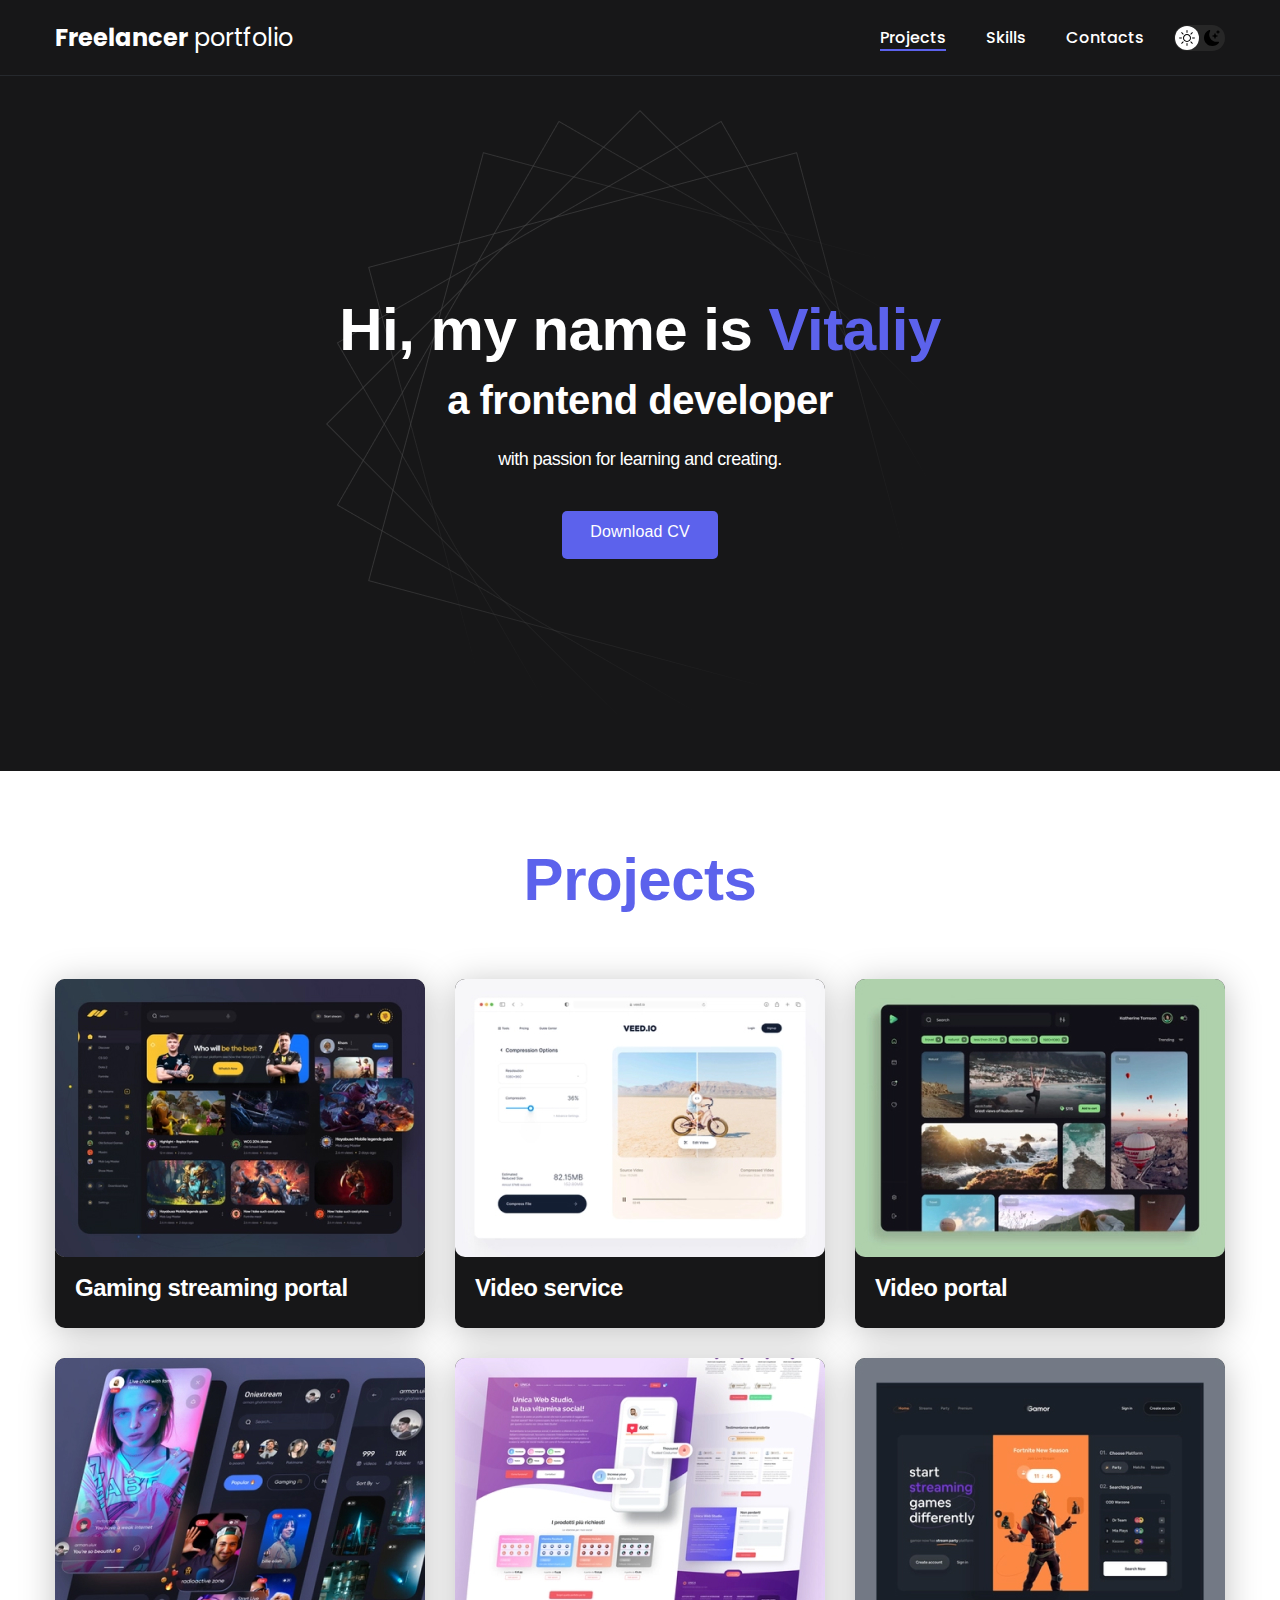
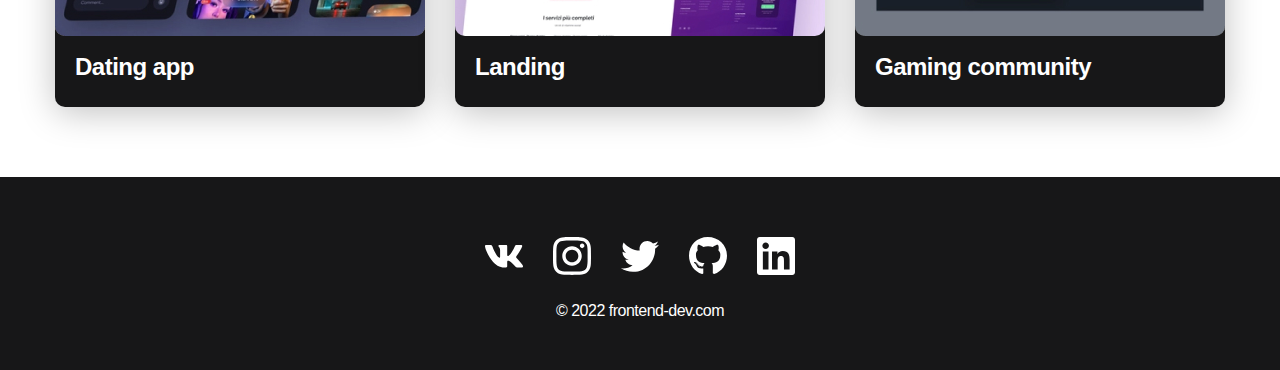
<file: index.html>
<!DOCTYPE html>
<html lang="en">
  <head>
    <meta charset="UTF-8" />
    <meta name="viewport" content="width=device-width, initial-scale=1.0" />
    <title>Portfolio</title>
    <link rel="stylesheet" href="./css/main.css" />
  </head>
  <body>
    <nav class="nav">
      <div class="container">
        <div class="nav-row">
          <a href="./index.html" class="logo"
            ><strong>Freelancer</strong> portfolio</a
          >
			 <button class="dark-mode-btn">
				<img src="./img/icons/sun.svg" alt="sun" class="dark-mode-btn__icon">
				<img src="./img/icons/moon.svg" alt="moon" class="dark-mode-btn__icon">
			 </button>
          <ul class="nav-list">
            <li class="nav-list__item">
              <a
                href="./project-page.html"
                class="nav-list__link nav-list__link--active"
                >Projects</a
              >
            </li>
            <li class="nav-list__item">
              <a href="./skills.html" class="nav-list__link">Skills</a>
            </li>
            <li class="nav-list__item">
              <a href="./contacts.html" class="nav-list__link">Contacts</a>
            </li>
          </ul>
        </div>
      </div>
    </nav>
    <header class="header">
      <div class="header__wrapper">
        <h1 class="header__title">
          <strong>Hi, my name is <em>Vitaliy</em></strong
          ><br />
          a frontend developer
        </h1>
        <div class="header__text">
          <p>with passion for learning and creating.</p>
        </div>
        <a href="#!" class="btn">Download CV</a>
      </div>
    </header>
    <main class="section">
      <div class="container">
        <h2 class="title-1">Projects</h2>
        <ul class="projects">
          <li class="project">
            <a href="./project-page.html">
              <img
                src="./img/projects/01.jpg"
                alt="project-01"
                class="project__img"
              />
              <h3 class="project__title">Gaming streaming portal</h3>
            </a>
          </li>
          <li class="project">
            <a href="./project-page.html">
              <img
                src="./img/projects/02.jpg"
                alt="project-02"
                class="project__img"
              />
              <h3 class="project__title">Video service</h3>
            </a>
          </li>
          <li class="project">
            <a href="./project-page.html">
              <img
                src="./img/projects/03.jpg"
                alt="project-03"
                class="project__img"
              />
              <h3 class="project__title">Video portal</h3>
            </a>
          </li>
          <li class="project">
            <a href="./project-page.html">
              <img
                src="./img/projects/04.jpg"
                alt="project-04"
                class="project__img"
              />
              <h3 class="project__title">Dating app</h3>
            </a>
          </li>
          <li class="project">
            <a href="./project-page.html">
              <img
                src="./img/projects/05.jpg"
                alt="project-05"
                class="project__img"
              />
              <h3 class="project__title">Landing</h3>
            </a>
          </li>
          <li class="project">
            <a href="./project-page.html">
              <img
                src="./img/projects/06.jpg"
                alt="project-06"
                class="project__img"
              />
              <h3 class="project__title">Gaming community</h3>
            </a>
          </li>
        </ul>
      </div>
    </main>
    <footer class="footer">
      <div class="container">
        <div class="footer__wrapper">
          <ul class="social">
            <li class="social__item">
              <a href="#!"><img src="./img/icons/vk.svg" alt="social" /></a>
            </li>
            <li class="social__item">
              <a href="#!"
                ><img src="./img/icons/instagram.svg" alt="social"
              /></a>
            </li>
            <li class="social__item">
              <a href="#!"
                ><img src="./img/icons/twitter.svg" alt="social"
              /></a>
            </li>
            <li class="social__item">
              <a href="#!"><img src="./img/icons/gitHub.svg" alt="social" /></a>
            </li>
            <li class="social__item">
              <a href="#!"
                ><img src="./img/icons/linkedIn.svg" alt="social"
              /></a>
            </li>
          </ul>
          <div class="copyright">
            <p>© 2022 frontend-dev.com</p>
          </div>
        </div>
      </div>
    </footer>
	 <script src="./js/main.js"></script>
  </body>
</html>
</file>
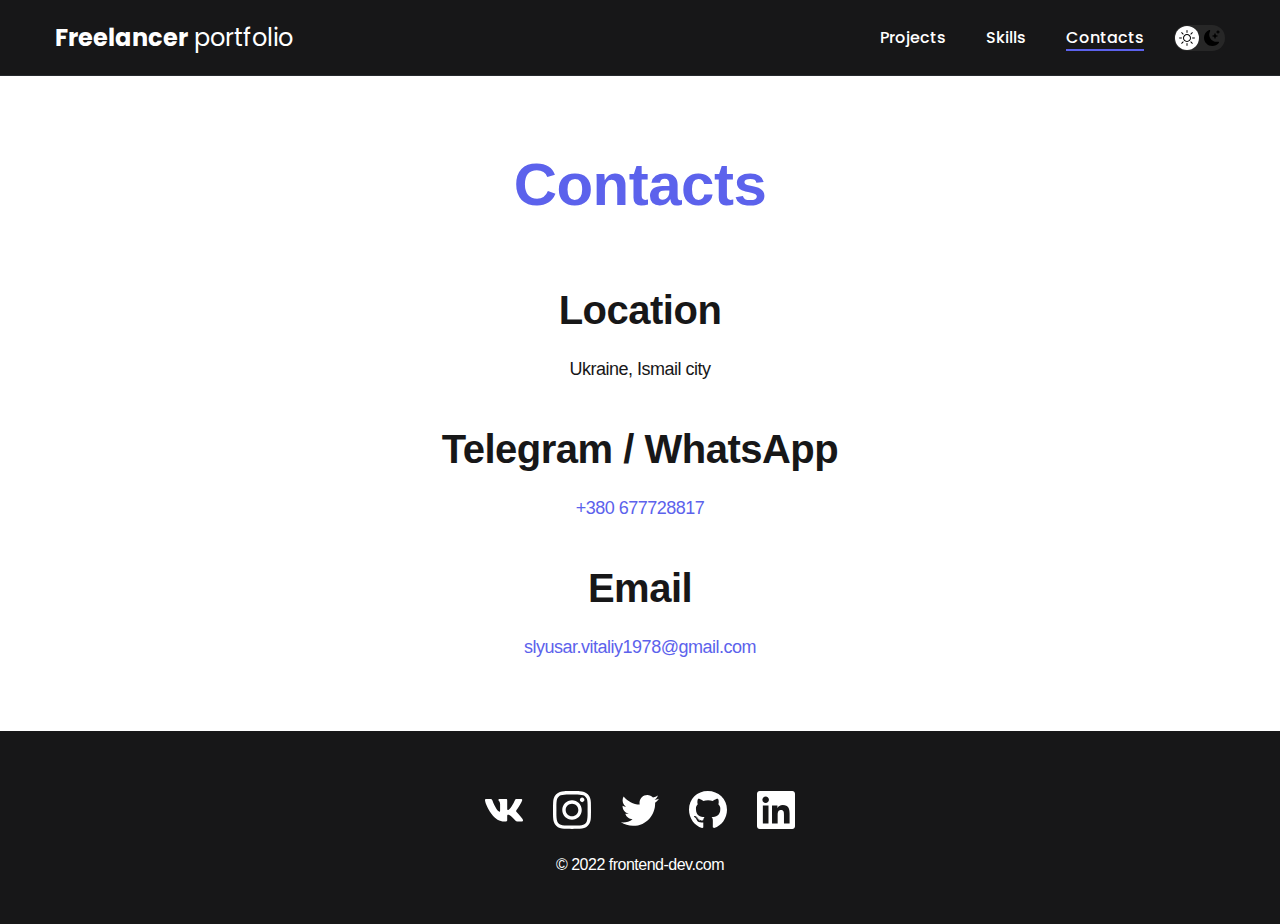
<file: contacts.html>
<!DOCTYPE html>
<html lang="en">
  <head>
    <meta charset="UTF-8" />
    <meta name="viewport" content="width=device-width, initial-scale=1.0" />
    <title>Contacts</title>
    <link rel="stylesheet" href="./css/main.css" />
  </head>
  <body>
    <nav class="nav">
      <div class="container">
        <div class="nav-row">
          <a href="./index.html" class="logo"
            ><strong>Freelancer</strong> portfolio</a
          >
			 <button class="dark-mode-btn">
				<img src="./img/icons/sun.svg" alt="sun" class="dark-mode-btn__icon">
				<img src="./img/icons/moon.svg" alt="moon" class="dark-mode-btn__icon">
			 </button>
          <ul class="nav-list">
            <li class="nav-list__item">
              <a href="./project-page.html"
                class="nav-list__link">Projects</a>
            </li>
            <li class="nav-list__item">
              <a href="./skills.html" class="nav-list__link">Skills</a>
            </li>
            <li class="nav-list__item">
              <a href="./contacts.html" class="nav-list__link nav-list__link--active">Contacts</a>
            </li>
          </ul>
        </div>
      </div>
    </nav>
    <main class="section">
      <div class="container">
            <h1 class="title-1">Contacts</h1>
				<ul class="content-list">
					<li class="content-list__item">
						<h2 class="title-2">Location</h2>
						<p>Ukraine,  Ismail city</p>
					</li>
					<li class="content-list__item">
						<h2 class="title-2">Telegram / WhatsApp</h2>
						<p><a href="tel:+380677728817">+380 677728817</a></p>
					</li>
					<li class="content-list__item">
						<h2 class="title-2">Email</h2>
						<p><a href="mailto:slyusar.vitaliy1978@gmail.com">slyusar.vitaliy1978@gmail.com</a></p>
					</li>
				</ul>
      </div>
    </main>
    <footer class="footer">
      <div class="container">
        <div class="footer__wrapper">
          <ul class="social">
            <li class="social__item">
              <a href="#!"><img src="./img/icons/vk.svg" alt="social" /></a>
            </li>
            <li class="social__item">
              <a href="#!"
                ><img src="./img/icons/instagram.svg" alt="social"
              /></a>
            </li>
            <li class="social__item">
              <a href="#!"
                ><img src="./img/icons/twitter.svg" alt="social"
              /></a>
            </li>
            <li class="social__item">
              <a href="#!"><img src="./img/icons/gitHub.svg" alt="social" /></a>
            </li>
            <li class="social__item">
              <a href="#!"
                ><img src="./img/icons/linkedIn.svg" alt="social"
              /></a>
            </li>
          </ul>
          <div class="copyright">
            <p>© 2022 frontend-dev.com</p>
          </div>
        </div>
      </div>
    </footer>
	 <script src="./js/main.js"></script>
  </body>
</html>
</file>
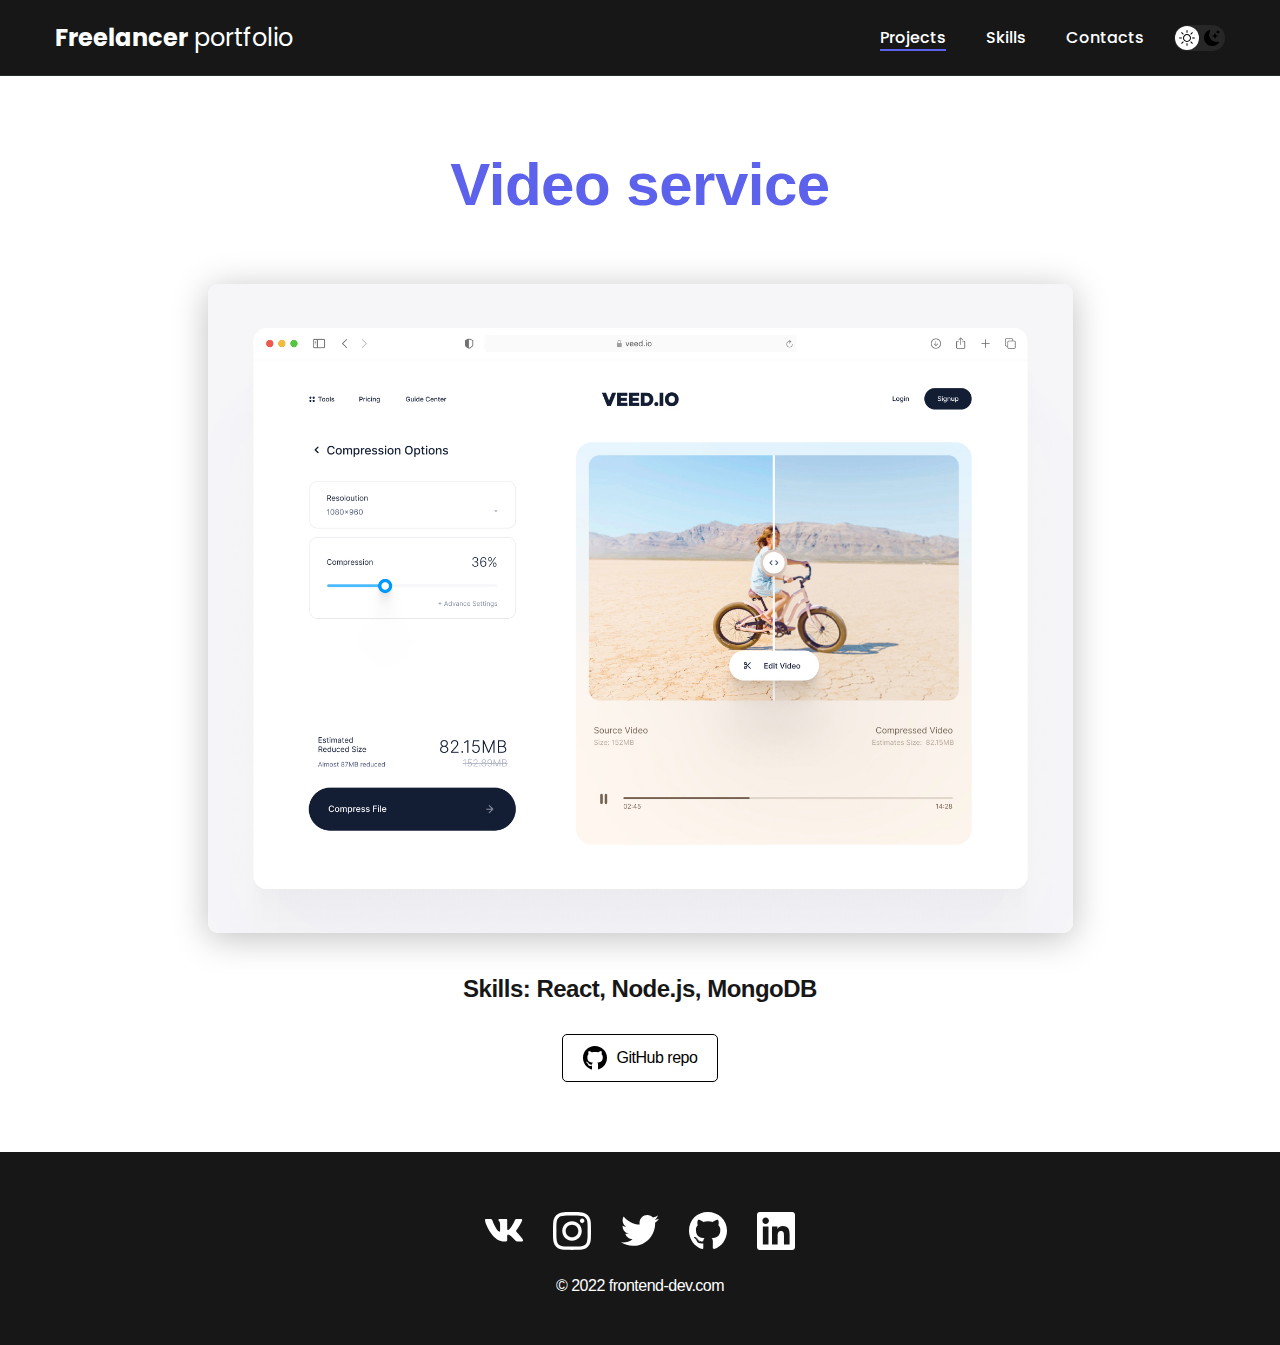
<file: project-page.html>
<!DOCTYPE html>
<html lang="en">
  <head>
    <meta charset="UTF-8" />
    <meta name="viewport" content="width=device-width, initial-scale=1.0" />
    <title>Project</title>
    <link rel="stylesheet" href="./css/main.css" />
  </head>
  <body>
    <nav class="nav">
      <div class="container">
        <div class="nav-row">
          <a href="./index.html" class="logo"
            ><strong>Freelancer</strong> portfolio</a
          >
			 <button class="dark-mode-btn">
				<img src="./img/icons/sun.svg" alt="sun" class="dark-mode-btn__icon">
				<img src="./img/icons/moon.svg" alt="moon" class="dark-mode-btn__icon">
			 </button>
          <ul class="nav-list">
            <li class="nav-list__item">
              <a
                href="./project-page.html"
                class="nav-list__link nav-list__link--active"
                >Projects</a
              >
            </li>
            <li class="nav-list__item">
              <a href="./skills.html" class="nav-list__link">Skills</a>
            </li>
            <li class="nav-list__item">
              <a href="./contacts.html" class="nav-list__link">Contacts</a>
            </li>
          </ul>
        </div>
      </div>
    </nav>
    <main class="section">
      <div class="container">
			<div class="project-details">
            <h1 class="title-1">Video service</h1>
				<img src="./img/projects/02-big.jpg" alt="big" class="project-details__cover">
				<div class="project-details__desc">
					<p>Skills: React, Node.js, MongoDB</p>
				</div>
				<a href="#!" class="btn-outline">
					<img src="./img/icons/gitHub-black.svg" alt="git-black">
					GitHub repo
				</a>
		   </div>
      </div>
    </main>
    <footer class="footer">
      <div class="container">
        <div class="footer__wrapper">
          <ul class="social">
            <li class="social__item">
              <a href="#!"><img src="./img/icons/vk.svg" alt="social" /></a>
            </li>
            <li class="social__item">
              <a href="#!"
                ><img src="./img/icons/instagram.svg" alt="social"
              /></a>
            </li>
            <li class="social__item">
              <a href="#!"
                ><img src="./img/icons/twitter.svg" alt="social"
              /></a>
            </li>
            <li class="social__item">
              <a href="#!"><img src="./img/icons/gitHub.svg" alt="social" /></a>
            </li>
            <li class="social__item">
              <a href="#!"
                ><img src="./img/icons/linkedIn.svg" alt="social"
              /></a>
            </li>
          </ul>
          <div class="copyright">
            <p>© 2022 frontend-dev.com</p>
          </div>
        </div>
      </div>
    </footer>
	 <script src="./js/main.js"></script>
  </body>
</html>
</file>
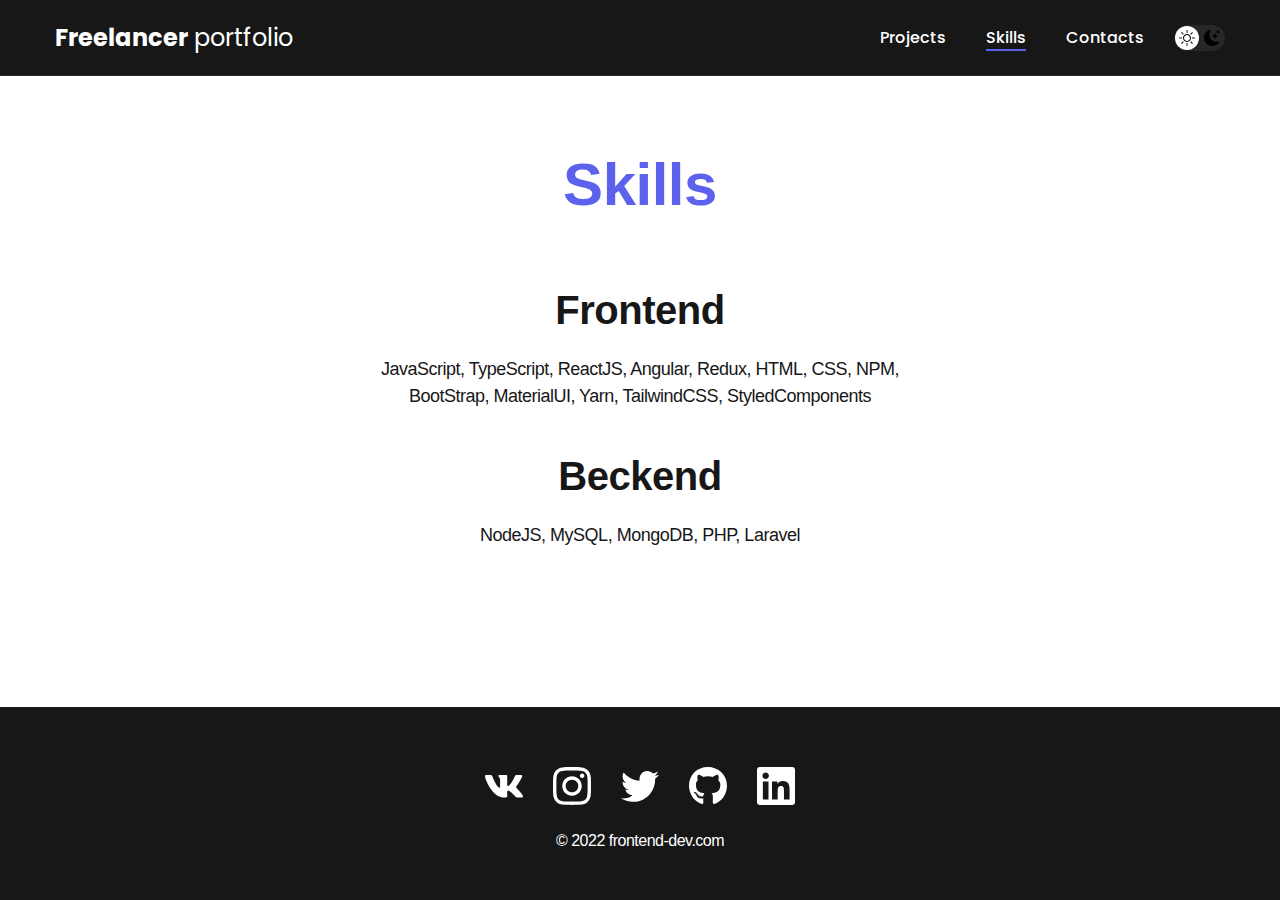
<file: skills.html>
<!DOCTYPE html>
<html lang="en">
  <head>
    <meta charset="UTF-8" />
    <meta name="viewport" content="width=device-width, initial-scale=1.0" />
    <title>Skills</title>
    <link rel="stylesheet" href="./css/main.css" />
  </head>
  <body>
    <nav class="nav">
      <div class="container">
        <div class="nav-row">
          <a href="./index.html" class="logo"
            ><strong>Freelancer</strong> portfolio</a
          >
			 <button class="dark-mode-btn">
				<img src="./img/icons/sun.svg" alt="sun" class="dark-mode-btn__icon">
				<img src="./img/icons/moon.svg" alt="moon" class="dark-mode-btn__icon">
			 </button>
          <ul class="nav-list">
            <li class="nav-list__item">
              <a href="./project-page.html"
                class="nav-list__link">Projects</a>
            </li>
            <li class="nav-list__item">
              <a href="./skills.html" class="nav-list__link nav-list__link--active">Skills</a>
            </li>
            <li class="nav-list__item">
              <a href="./contacts.html" class="nav-list__link">Contacts</a>
            </li>
          </ul>
        </div>
      </div>
    </nav>
    <main class="section">
      <div class="container">
            <h1 class="title-1">Skills</h1>
				<ul class="content-list">
					<li class="content-list__item">
						<h2 class="title-2">Frontend</h2>
						<p>JavaScript, TypeScript, ReactJS, Angular, Redux,
							HTML, CSS, NPM, BootStrap, MaterialUI, Yarn, TailwindCSS, StyledComponents</p>
					</li>
					<li class="content-list__item">
						<h2 class="title-2">Beckend</h2>
						<p>NodeJS, MySQL, MongoDB, PHP, Laravel</p>
					</li>
				</ul>
      </div>
    </main>
    <footer class="footer">
      <div class="container">
        <div class="footer__wrapper">
          <ul class="social">
            <li class="social__item">
              <a href="#!"><img src="./img/icons/vk.svg" alt="social" /></a>
            </li>
            <li class="social__item">
              <a href="#!"
                ><img src="./img/icons/instagram.svg" alt="social"
              /></a>
            </li>
            <li class="social__item">
              <a href="#!"
                ><img src="./img/icons/twitter.svg" alt="social"
              /></a>
            </li>
            <li class="social__item">
              <a href="#!"><img src="./img/icons/gitHub.svg" alt="social" /></a>
            </li>
            <li class="social__item">
              <a href="#!"
                ><img src="./img/icons/linkedIn.svg" alt="social"
              /></a>
            </li>
          </ul>
          <div class="copyright">
            <p>© 2022 frontend-dev.com</p>
          </div>
        </div>
      </div>
    </footer>
	 <script src="./js/main.js"></script>
  </body>
</html>
</file>
<file: css/main.css>
@import "./reset.css";


@import url('https://fonts.googleapis.com/css2?family=Poppins:ital,wght@0,400;0,500;0,700;1,400;1,500;1,700&display=swap');
@import url('https://fonts.googleapis.com/css2?family=DM+Sans:ital,opsz,wght@0,9..40,100..1000;1,9..40,100..1000&display=swap');

	/* font-family: 'DM+Sans', sans-serif;
	font-family: 'Poppins', sans-serif; */

	/* *{
		border: 1px solid red;
	} */

	:root{
		--blackpure: #000;
		--black: #171718;
		--black-border: #26292D;
		--white: #fff;
		--purple: #5C62EC;

		--text-color: var(--black);
		--dark-bg: var(--black);
		--dark-border: var(--black-border);
		--header-text: var(--white);
		--accent: var(--purple);

		/*--Light mode--*/
		--page-bg: var(--white);
		--text-color: var(--black);

		--title-1: var(--accent);

		--project-card-bg: var(--black);
		--project-card-text: var(--white);

		--box-shadow: 0px 5px 35px 0px rgba(0, 0, 0, 0.25);
	}

	.dark{
		/*--Dark mode--*/
		--page-bg: #252526;
		--text-color: var(--white);

		--title-1: var(--white);

		--project-card-bg: var(--black);
		--project-card-text: var(--white);

		--box-shadow: 0px 5px 35px 0px rgba(0, 0, 0, 0.8);
	}

	html, body{
		display: flex;
		flex-direction: column;
		min-height: 100vh;

		font-family: 'DM+Sans', sans-serif;
		letter-spacing: -0.5px;

		/*--Light mode--*/
		background-color: var(--page-bg);
		color: var(--text-color);
	}
	.container{
		margin: 0 auto;
		padding: 0 15px;
		max-width: 1200px;
	}
	.none{
		display: none !important;
	}

	.section {
		padding: 70px 0;
	}
	.title-1 {
		margin-bottom: 60px;
		font-size: 60px;
		font-weight: 700;
		line-height: 1.3;
		color: var(--title-1);
		text-align: center;
	}
	
	.title-2{
		margin-bottom: 20px;
		font-size: 40px;
		line-height: 1.3;
		font-weight: 700;
	}
	
	.nav{
		padding: 20px 0;
		border-bottom: 1px solid var(--dark-border);
		background-color: var(--dark-bg);
		color: var(--header-text);
		letter-spacing: normal;
	}
	.nav-row{
		display: flex;
		justify-content: flex-end;
		align-items: center;
		column-gap: 30px;
		row-gap: 20px;
		flex-wrap: wrap;
	}
	.logo{
		margin-right: auto;
		color: var(--header-text);
		font-size: 24px;
		font-family: 'Poppins', sans-serif;
	}
.nav-list {
	display: flex;
	flex-wrap: wrap;
	row-gap: 10px;
	align-items: center;
	column-gap: 40px;
	font-size: 16px;
	font-weight: 500;
	font-family: 'Poppins', sans-serif;

}
.nav-list__link {
	color: var(--header-text);
	transition: opacity 0.2s ease-in;
}
.nav-list__link:hover{
	opacity: 0.8;
}
.nav-list__link--active{
	position: relative;
}
.nav-list__link--active::before{
	content: "";
	position: absolute;
	left: 0;
	top: 100%;
	display: block;
	height: 2px;
	width: 100%;
	background-color: var(--accent);
}

/*------ Dark-mode-btn ----------*/
.dark-mode-btn{
	order: 9;
	position: relative;
	display: flex;
	justify-content: space-between;
	width: 51px;
	height: 26px;
	padding: 5px;
	border-radius: 50px;
	background-color: #272727;

}
.dark-mode-btn::before{
	content: "";

	position: absolute;
	top: 1px;
	left: 1px;

	display: block;
	width: 24px;
	height: 24px;
	border-radius: 50%;
	background-color: var(--white);

	transition: left 0.2s ease-in;
}
.dark-mode-btn--active::before{
	left: 26px;
}
.dark-mode-btn__icon{
	position: relative;
	z-index: 9;
}

.header {
	padding: 40px 0;
	min-height: 695px;
	display: flex;
	align-items: center;
	justify-content: center;
	background-color: var(--dark-bg);
	background-image: url('./../img/header-bg.png');
	background-repeat: no-repeat;
	background-position: center center;
	background-size: auto;
	color: var(--header-text);
	text-align: center;
}
.header__wrapper {
	padding: 0 15px;
	max-width: 660px;
}
.header__title {
	margin-bottom: 20px;
	font-size: 40px;
	font-weight: 700;
	line-height: 1.4;
}
.header__title strong{
	font-size: 60px;
	font-weight: 700;
}
.header__title em{
	font-style: normal;
	color: var(--accent);
}
.header__text {
	margin-bottom: 40px;
	font-size: 18px;
	line-height: 1.333;
}
.header__text p + p{
	margin-top: 0.5em;
}
.btn {
	display: inline-block;
	height: 48px;
	padding: 12px 28px;
	border-radius: 5px;
	background-color: var(--accent);
	color: var(--white);
	letter-spacing: 0.15px;
	font-size: 16px;
	font-weight: 500;
	transition: opacity 0.2s ease-in;
}
.btn:hover{
	opacity: 0.8;
}
.btn:active{
	position: relative;
	top: 1px;
}

.btn-outline {
	display: flex;
	column-gap: 10px;
	align-items: center;

	height: 48px;
	padding: 12px 20px;
	border-radius: 5px;
	border: 1px solid var(--blackpure);
	background-color: var(--white);
	color: var(--blackpure);

	transition: opacity 0.2s ease-in;
}
.btn-outline:hover{
	opacity: 0.8;
	background-color: var(--accent);
}
.btn-outline:active{
	position: relative;
	top: 1px;
}


.projects {
	display: flex;
	flex-wrap: wrap;
	justify-content: center;
	column-gap: 30px;
	row-gap: 30px;	
}
.project {
	min-width: 370px;
	background-color: var(--project-card-bg);
	border-radius: 10px;
   box-shadow: var(--box-shadow);
}
.project__img {
	border-radius: 10px;
}
.project__title {
	padding: 15px 20px 25px;
	font-size: 24px;
	font-weight: 700;
	line-height: 1.3;
	color: var(--project-card-text);
}

/* ------Project----------------- */
.project-details {
	margin: 0 auto;
	max-width: 865px;
	display: flex;
	flex-direction: column;
	align-items: center;
	text-align: center;
}
.project-details__cover {
	max-width: 100%;
	margin-bottom: 40px;

	border-radius: 10px;
   box-shadow: 0px 5px 35px 0px rgba(0, 0, 0, 0.25);
}
.project-details__desc {
	margin-bottom: 30px;
	font-weight: 700;
	font-size: 24px;
	line-height: 1.3;
	letter-spacing: -0.5px;
}

/* ------Skills----------------- */

.content-list{
	margin: 0 auto;
	max-width: 570px;
	display: flex;
	flex-direction: column;
	row-gap: 40px;
	align-items: center;
	text-align: center;
}
.content-list a {
	color: var(--accent);
}
.content-list__item p{
	font-size: 18px;
	line-height: 1.5;

}
.content-list__item p + p{
	margin-top: 0.5em;
}

/* ------Footer----------------- */

.footer {
	margin-top: auto;
	padding: 60px 0 50px;
	background-color: var(--dark-bg);
	color: var(--header-text);
}
.footer__wrapper{
	display: flex;
	flex-direction: column;
	align-items: center;
	row-gap: 27px;
}
.social {
	display: flex;
	column-gap: 30px;
	align-items: center;
}
.copyright {
	font-size: 16px;
}
.copyright p + p{
	margin-top: 0.5em;
}


@media (max-width: 645px){
	.header{
		min-height: unset;
	}
	.header__title{
		font-size: 30px;
	}

	/*--Nav----------------*/
   .nav-row{
		justify-content: space-between;
	}
	.dark-mode-btn{
		order: 0;
	}

	.header__title strong{
		font-size: 40px;
	}
	.section{
		padding: 40px 0;
	}
	.title-1{
		margin-bottom: 30px;
		font-size: 40px;
	}
	.title-2{
		margin-bottom: 10px;
		font-size: 30px;
	}
	.project__title{
		font-size: 22px;
	}
	.project-details__desc{
		margin-bottom: 20px;
		font-size: 22px;
	}
	.footer{
		padding: 40px 0 30px;
	}
	.footer__wrapper{
		row-gap: 20px;
	}
	.social{
		column-gap: 20px;
	}
	.social__item{
		width: 28px;
	}
	.content-list{
		row-gap: 20px;
	}
	.content-list__item p {
		font-size: 16px;
		font-weight: 400;
	}
}
</file>
